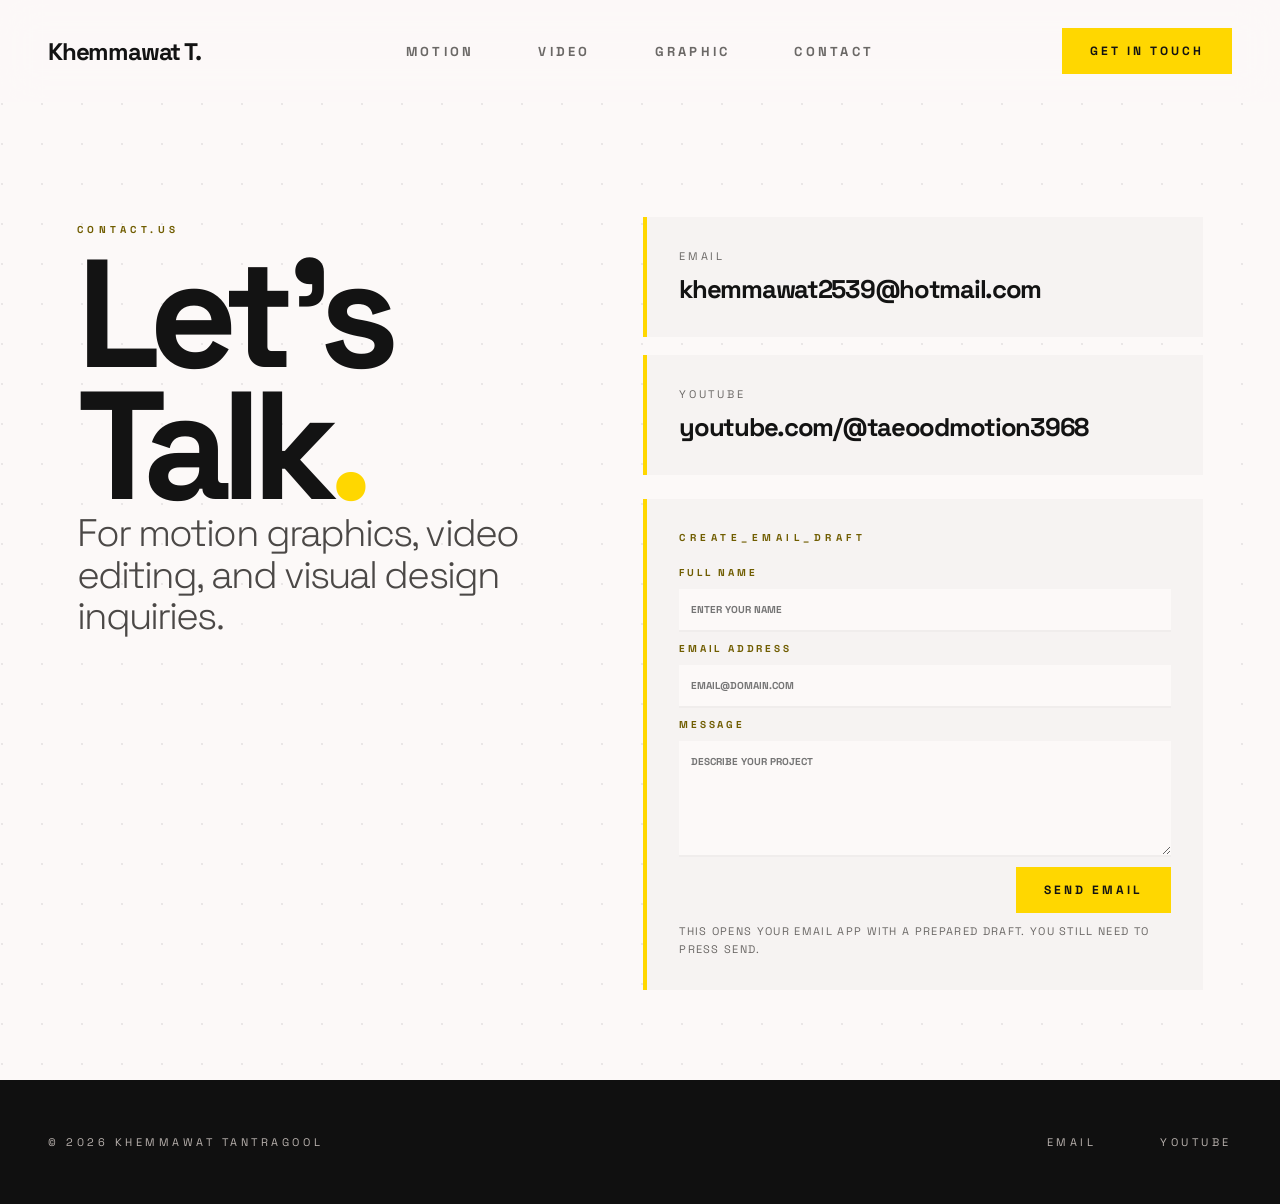
<file: contact.html>
<!doctype html>
<html lang="en">
<head>
<meta charset="utf-8">
<meta name="viewport" content="width=device-width, initial-scale=1">
<link rel="preconnect" href="https://fonts.googleapis.com">
<link rel="preconnect" href="https://fonts.gstatic.com" crossorigin>
<link href="https://fonts.googleapis.com/css2?family=Space+Grotesk:wght@300;400;500;700;800&display=swap" rel="stylesheet">
<link rel="stylesheet" href="css/style.css">
<title>Contact — Khemmawat Tantragool</title>
<meta name="description" content="Contact Khemmawat Tantragool.">
</head>
<body>
<header class="site-header">
  <a class="brand" href="index.html">Khemmawat T.</a>
  <button class="menu-toggle" type="button" aria-label="Open menu" aria-expanded="false">Menu</button>
  <nav class="site-nav" aria-label="Primary navigation">
    <a href="motion.html">Motion</a>
    <a href="video.html">Video</a>
    <a href="graphic.html">Graphic</a>
    <a href="contact.html">Contact</a>
  </nav>
  <a class="header-cta" href="contact.html">Get In Touch</a>
</header>

<main>
  <section class="contact-page section">
    <div class="contact-hero js-reveal">
      <span class="eyebrow">contact.us</span>
      <h1>Let’s<br>Talk<span class="dot">.</span></h1>
      <p>For motion graphics, video editing, and visual design inquiries.</p>
    </div>

    <div>
      <div class="contact-info js-reveal">
        <a class="contact-link" href="mailto:khemmawat2539@hotmail.com">
          <span>Email</span>
          <strong>khemmawat2539@hotmail.com</strong>
        </a>
        <a class="contact-link" href="https://youtube.com/@taeoodmotion3968?si=3hNbAN0YJ-oHGJOD" target="_blank" rel="noopener">
          <span>YouTube</span>
          <strong>youtube.com/@taeoodmotion3968</strong>
        </a>
      </div>

      <form class="contact-draft js-reveal" id="contactForm">
        <span class="eyebrow">create_email_draft</span>
        <label>Full name <input id="contactName" name="name" placeholder="ENTER YOUR NAME" required></label>
        <label>Email address <input id="contactEmail" name="email" type="email" placeholder="EMAIL@DOMAIN.COM" required></label>
        <label>Message <textarea id="contactMessage" name="message" placeholder="DESCRIBE YOUR PROJECT" required></textarea></label>
        <button class="button primary" type="submit">Send Email</button>
        <p class="form-note">This opens your email app with a prepared draft. You still need to press send.</p>
      </form>
    </div>
  </section>
</main>

<footer class="site-footer">
  <p>© 2026 KHEMMAWAT TANTRAGOOL</p>
  <nav class="footer-links" aria-label="Footer links">
    <a href="mailto:khemmawat2539@hotmail.com">Email</a>
    <a href="https://youtube.com/@taeoodmotion3968?si=3hNbAN0YJ-oHGJOD" target="_blank" rel="noopener">YouTube</a>
  </nav>
</footer>
<div class="video-modal" id="videoModal" aria-hidden="true">
  <div class="modal-backdrop js-close-video"></div>
  <div class="modal-panel" role="dialog" aria-modal="true" aria-labelledby="modalTitle">
    <button class="modal-close js-close-video" type="button" aria-label="Close video">×</button>
    <span class="eyebrow">now_playing</span>
    <h2 id="modalTitle">Project Video</h2>
    <div class="video-frame">
      <iframe id="modalVideo" title="YouTube video player" src="" allow="autoplay; encrypted-media; picture-in-picture" allowfullscreen></iframe>
    </div>
    <a class="watch-youtube" id="watchYouTube" href="#" target="_blank" rel="noopener">Watch on YouTube →</a>
  </div>
</div>
<button class="to-top" id="toTop" type="button" aria-label="Scroll to top">↑</button>
<div class="mouse-dot" id="mouseDot" aria-hidden="true"></div>
<script src="js/main.js"></script>
</body>
</html>
</file>
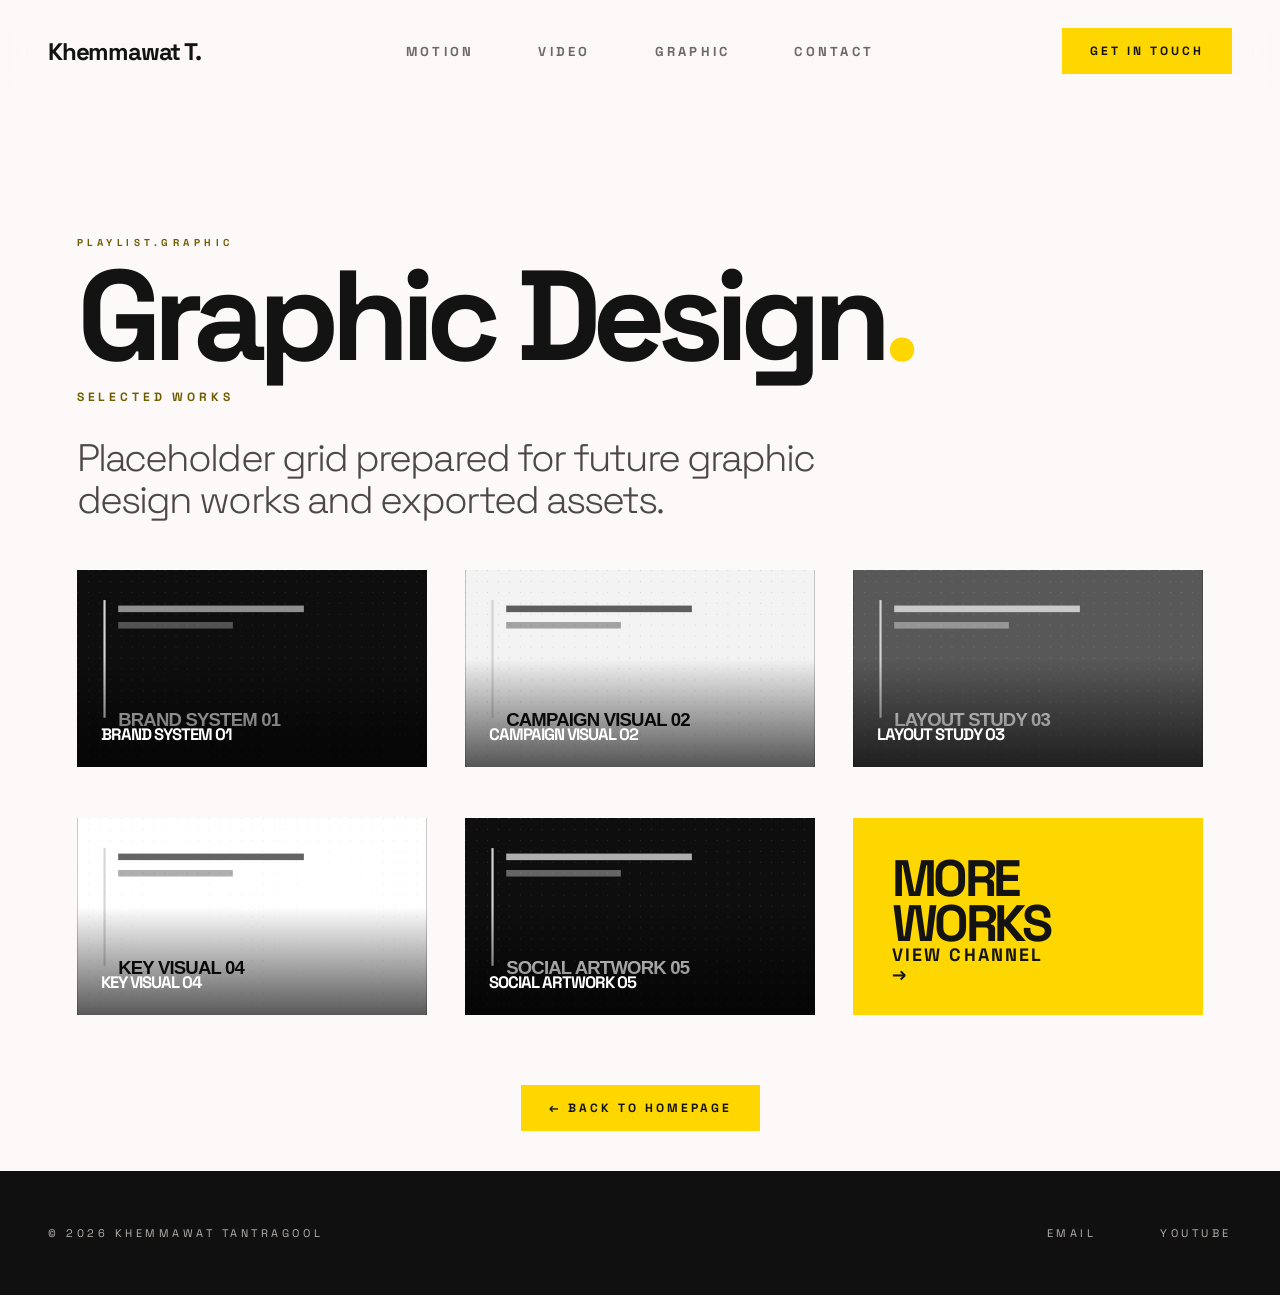
<file: graphic.html>
<!doctype html>
<html lang="en">
<head>
<meta charset="utf-8">
<meta name="viewport" content="width=device-width, initial-scale=1">
<link rel="preconnect" href="https://fonts.googleapis.com">
<link rel="preconnect" href="https://fonts.gstatic.com" crossorigin>
<link href="https://fonts.googleapis.com/css2?family=Space+Grotesk:wght@300;400;500;700;800&display=swap" rel="stylesheet">
<link rel="stylesheet" href="css/style.css">
<title>Graphic Design — Khemmawat Tantragool</title>
<meta name="description" content="Graphic design portfolio.">
</head>
<body>
<header class="site-header">
  <a class="brand" href="index.html">Khemmawat T.</a>
  <button class="menu-toggle" type="button" aria-label="Open menu" aria-expanded="false">Menu</button>
  <nav class="site-nav" aria-label="Primary navigation">
    <a href="motion.html">Motion</a>
    <a href="video.html">Video</a>
    <a href="graphic.html">Graphic</a>
    <a href="contact.html">Contact</a>
  </nav>
  <a class="header-cta" href="contact.html">Get In Touch</a>
</header>

<main>
  <section class="page-hero section">
    <span class="eyebrow">playlist.graphic</span>
    <h1>Graphic Design<span class="dot">.</span></h1>
    <span class="project-count hero-count">Selected Works</span>
    <p>Placeholder grid prepared for future graphic design works and exported assets.</p>
  </section>
  <section class="section">
    <div class="work-grid page-grid">
      <article class="work-card graphic-card js-reveal" data-category="graphic" data-title="Brand System 01">
  <a class="work-media js-cursor-zone" href="assets/thumbnails/graphic-placeholder-01.svg" target="_blank" rel="noopener" aria-label="Open Brand System 01">
    <img src="assets/thumbnails/graphic-placeholder-01.svg" alt="Brand System 01 thumbnail" loading="lazy">
    <span class="work-title">Brand System 01</span>
  </a>
</article>
<article class="work-card graphic-card js-reveal" data-category="graphic" data-title="Campaign Visual 02">
  <a class="work-media js-cursor-zone" href="assets/thumbnails/graphic-placeholder-02.svg" target="_blank" rel="noopener" aria-label="Open Campaign Visual 02">
    <img src="assets/thumbnails/graphic-placeholder-02.svg" alt="Campaign Visual 02 thumbnail" loading="lazy">
    <span class="work-title">Campaign Visual 02</span>
  </a>
</article>
<article class="work-card graphic-card js-reveal" data-category="graphic" data-title="Layout Study 03">
  <a class="work-media js-cursor-zone" href="assets/thumbnails/graphic-placeholder-03.svg" target="_blank" rel="noopener" aria-label="Open Layout Study 03">
    <img src="assets/thumbnails/graphic-placeholder-03.svg" alt="Layout Study 03 thumbnail" loading="lazy">
    <span class="work-title">Layout Study 03</span>
  </a>
</article>
<article class="work-card graphic-card js-reveal" data-category="graphic" data-title="Key Visual 04">
  <a class="work-media js-cursor-zone" href="assets/thumbnails/graphic-placeholder-04.svg" target="_blank" rel="noopener" aria-label="Open Key Visual 04">
    <img src="assets/thumbnails/graphic-placeholder-04.svg" alt="Key Visual 04 thumbnail" loading="lazy">
    <span class="work-title">Key Visual 04</span>
  </a>
</article>
<article class="work-card graphic-card js-reveal" data-category="graphic" data-title="Social Artwork 05">
  <a class="work-media js-cursor-zone" href="assets/thumbnails/graphic-placeholder-05.svg" target="_blank" rel="noopener" aria-label="Open Social Artwork 05">
    <img src="assets/thumbnails/graphic-placeholder-05.svg" alt="Social Artwork 05 thumbnail" loading="lazy">
    <span class="work-title">Social Artwork 05</span>
  </a>
</article>
<article class="work-card playlist-card js-reveal">
  <a class="playlist-link js-cursor-zone" href="https://youtube.com/@taeoodmotion3968?si=3hNbAN0YJ-oHGJOD" target="_blank" rel="noopener">
    <span class="playlist-count">More Works</span>
    <span class="playlist-label">View Channel<br>→</span>
  </a>
</article>
    </div>
    <div class="back-wrap">
      <a class="button primary" href="index.html">← Back To Homepage</a>
    </div>
  </section>
</main>

<footer class="site-footer">
  <p>© 2026 KHEMMAWAT TANTRAGOOL</p>
  <nav class="footer-links" aria-label="Footer links">
    <a href="mailto:khemmawat2539@hotmail.com">Email</a>
    <a href="https://youtube.com/@taeoodmotion3968?si=3hNbAN0YJ-oHGJOD" target="_blank" rel="noopener">YouTube</a>
  </nav>
</footer>
<div class="video-modal" id="videoModal" aria-hidden="true">
  <div class="modal-backdrop js-close-video"></div>
  <div class="modal-panel" role="dialog" aria-modal="true" aria-labelledby="modalTitle">
    <button class="modal-close js-close-video" type="button" aria-label="Close video">×</button>
    <span class="eyebrow">now_playing</span>
    <h2 id="modalTitle">Project Video</h2>
    <div class="video-frame">
      <iframe id="modalVideo" title="YouTube video player" src="" allow="autoplay; encrypted-media; picture-in-picture" allowfullscreen></iframe>
    </div>
    <a class="watch-youtube" id="watchYouTube" href="#" target="_blank" rel="noopener">Watch on YouTube →</a>
  </div>
</div>
<button class="to-top" id="toTop" type="button" aria-label="Scroll to top">↑</button>
<div class="mouse-dot" id="mouseDot" aria-hidden="true"></div>
<script src="js/config.js"></script>
<script src="js/main.js"></script>
</body>
</html>
</file>
<file: css/style.css>
:root {
  --deep-carbon: #131313;
  --canvas: #ffffff;
  --surface: #fcf9f8;
  --surface-low: #f6f3f2;
  --surface-container: #f0edec;
  --gold: #ffd700;
  --gold-dark: #705d00;
  --muted: #6b6866;
}

* { box-sizing: border-box; }
html { scroll-behavior: smooth; }
body { margin: 0; font-family: "Space Grotesk", Arial, sans-serif; background: var(--surface); color: var(--deep-carbon); }
a { color: inherit; text-decoration: none; }
img { max-width: 100%; display: block; }
button { font-family: inherit; }

.site-header {
  position: sticky;
  top: 0;
  z-index: 50;
  display: grid;
  grid-template-columns: 1fr auto 1fr;
  align-items: center;
  gap: 24px;
  padding: 28px clamp(20px, 4vw, 48px);
  background: rgba(252, 249, 248, .86);
  backdrop-filter: blur(20px);
}

.brand { font-size: clamp(18px, 2vw, 24px); font-weight: 800; letter-spacing: -0.05em; }
.site-nav { display: flex; gap: clamp(28px, 5vw, 72px); font-size: 13px; font-weight: 700; letter-spacing: .25em; color: var(--muted); text-transform: uppercase; }

.site-nav a {
  display: inline-flex;
  align-items: center;
  justify-content: center;
  min-height: 44px;
  padding: 12px 14px;
  margin: -12px -14px;
}

.site-nav a:hover { color: var(--deep-carbon); }

.header-cta, .mini-button, .button {
  justify-self: end;
  border: 0;
  border-radius: 0;
  background: var(--gold);
  color: var(--deep-carbon);
  padding: 15px 28px;
  font-size: 12px;
  font-weight: 800;
  letter-spacing: .25em;
  text-transform: uppercase;
  transition: transform .2s ease, box-shadow .2s ease, background .2s ease;
  cursor: pointer;
}

.button:hover, .header-cta:hover, .mini-button:hover { transform: translate(-4px, -4px); box-shadow: 4px 4px 0 var(--gold-dark); }
.button.ghost { background: transparent; outline: 2px solid var(--deep-carbon); box-shadow: none; }
.menu-toggle { display: none; }

.section { padding-left: clamp(24px, 6vw, 96px); padding-right: clamp(24px, 6vw, 96px); }

.hero {
  min-height: 68vh;
  display: grid;
  grid-template-columns: 1fr auto;
  gap: 40px;
  align-items: end;
  padding-top: clamp(56px, 8vw, 120px);
  padding-bottom: clamp(72px, 9vw, 140px);
}

.hero h1, .page-hero h1, .contact-page h1 {
  margin: 0;
  font-size: clamp(74px, 12vw, 176px);
  line-height: .86;
  letter-spacing: -0.07em;
  font-weight: 800;
}

.dot { color: var(--gold); }
.motion-bridge { width: 88px; height: 2px; margin: 52px 0 28px; background: var(--gold); }

.hero p, .page-hero p, .contact-hero p {
  margin: 0;
  max-width: 780px;
  color: #4b4846;
  font-size: clamp(24px, 3vw, 42px);
  line-height: 1.08;
  letter-spacing: -0.05em;
  font-weight: 300;
}

.hero-actions { display: grid; gap: 18px; min-width: 260px; margin-bottom: 16px; }

.eyebrow {
  display: inline-block;
  margin-bottom: 12px;
  color: var(--gold-dark);
  font-size: 10px;
  font-weight: 800;
  letter-spacing: .45em;
  text-transform: uppercase;
}

.project-count {
  display: inline-block;
  margin-top: 12px;
  color: var(--gold-dark);
  font-size: 12px;
  font-weight: 800;
  letter-spacing: .32em;
  text-transform: uppercase;
}

.hero-count { margin: 18px 0 24px; }

.profile-band {
  display: grid;
  grid-template-columns: 1fr 1.15fr 1.25fr;
  gap: clamp(32px, 6vw, 80px);
  align-items: center;
  padding-top: 72px;
  padding-bottom: 72px;
  background: radial-gradient(circle at 2px 2px, rgba(19,19,19,.08) 1px, transparent 1px), var(--surface-low);
  background-size: 40px 40px;
}

.profile-band h2, .section-head h2, .closing-contact h2 {
  margin: 0;
  font-size: clamp(42px, 6vw, 76px);
  line-height: .9;
  letter-spacing: -0.06em;
}

.profile-band p { margin: 0; max-width: 460px; color: #4b4846; font-size: 17px; line-height: 1.65; }
.skill-panel { background: var(--surface); padding: 32px; border-left: 4px solid var(--gold); }
.skill-panel dl { margin: 0; }
.skill-panel div { display: grid; grid-template-columns: 1fr auto; gap: 20px; padding: 12px 0; background-image: linear-gradient(to bottom, transparent calc(100% - 2px), var(--surface-container) 0); }
.skill-panel dt { font-size: 12px; font-weight: 800; text-transform: uppercase; }
.skill-panel dd { margin: 0; color: var(--muted); font-size: 10px; letter-spacing: .12em; text-transform: uppercase; }

.portfolio-list { padding-top: 72px; padding-bottom: 96px; }
.section-head { display: flex; justify-content: space-between; align-items: end; gap: 24px; margin-top: 60px; margin-bottom: 36px; }

.work-grid { display: grid; grid-template-columns: repeat(3, 1fr); gap: clamp(24px, 3vw, 48px); }
.page-grid { row-gap: clamp(32px, 4vw, 56px); }
.work-card { background: var(--surface-container); overflow: hidden; }

.work-media {
  position: relative;
  display: block;
  width: 100%;
  border: 0;
  padding: 0;
  cursor: pointer;
  aspect-ratio: 16 / 9;
  background: var(--deep-carbon);
  overflow: hidden;
}

.work-media::after { content: ""; position: absolute; inset: 0; background: linear-gradient(to top, rgba(0,0,0,.65), transparent 55%); z-index: 1; }
.work-media img {
  width: 100%;
  height: 100%;
  object-fit: cover;
  filter: grayscale(100%) contrast(1.05);
  transform: scale(1);
  transition: filter .35s ease, transform .45s ease;
}
.work-media:hover img,
.work-card.is-active .work-media img {
  filter: grayscale(0%) contrast(1.05);
  transform: scale(1.08);
}

.play-button {
  position: absolute;
  z-index: 2;
  inset: 50% auto auto 50%;
  width: 72px;
  height: 72px;
  transform: translate(-50%, -50%);
  border: 0;
  border-radius: 50%;
  background: var(--gold);
  backdrop-filter: none;
  transition: transform .2s ease, background .2s ease;
}

.work-media:hover .play-button,
.work-card.is-active .play-button {
  transform: translate(-50%, -50%) scale(1.08);
  background: var(--gold);
}

.play-button::before {
  content: "";
  position: absolute;
  left: 52%;
  top: 50%;
  transform: translate(-50%, -50%);
  border-left: 18px solid var(--canvas);
  border-top: 12px solid transparent;
  border-bottom: 12px solid transparent;
}

.work-title {
  position: absolute;
  z-index: 2;
  left: 24px;
  bottom: 22px;
  color: var(--canvas);
  font-size: clamp(15px, 1.3vw, 22px);
  font-weight: 800;
  letter-spacing: -0.06em;
  text-transform: uppercase;
  text-align: left;
}

.work-media:hover .work-title,
.work-card.is-active .work-title {
  color: var(--gold);
}

.playlist-card { background: var(--gold); min-height: 100%; }
.playlist-link {
  display: flex;
  flex-direction: column;
  justify-content: space-between;
  min-height: 100%;
  aspect-ratio: 16 / 9;
  padding: clamp(24px, 3vw, 42px);
  background: var(--gold);
  color: var(--deep-carbon);
  transition: transform .25s ease, box-shadow .25s ease;
}

.playlist-link:hover { transform: translate(-4px, -4px) scale(1.01); box-shadow: 8px 8px 0 var(--gold-dark); }
.playlist-count { font-size: clamp(32px, 4vw, 58px); font-weight: 800; line-height: .88; letter-spacing: -0.07em; text-transform: uppercase; }
.playlist-label { font-size: clamp(14px, 1.4vw, 22px); font-weight: 800; line-height: 1.05; letter-spacing: .12em; text-transform: uppercase; }

.page-hero { padding-top: clamp(72px, 10vw, 140px); padding-bottom: 50px; }
.page-hero h1 { font-size: clamp(68px, 10vw, 130px); }
.page-hero p { margin-top: 8px; }
.back-wrap { display: flex; justify-content: center; padding: 70px 0 40px; }

.closing-contact {
  display: grid;
  gap: 32px;
  justify-items: start;
  background: var(--deep-carbon);
  color: var(--canvas);
  padding-top: 84px;
  padding-bottom: 90px;
}

.closing-contact h2 { font-size: clamp(54px, 9vw, 126px); }

.contact-page {
  min-height: 76vh;
  display: grid;
  grid-template-columns: 1fr minmax(300px, 560px);
  gap: clamp(40px, 8vw, 120px);
  padding-top: clamp(70px, 9vw, 130px);
  padding-bottom: 90px;
  background: radial-gradient(circle at 2px 2px, rgba(19,19,19,.08) 1px, transparent 1px), var(--surface);
  background-size: 40px 40px;
}

.contact-page h1 { font-size: clamp(74px, 12vw, 170px); }
.contact-info { display: grid; gap: 18px; align-self: start; }

.contact-link, .contact-draft {
  display: grid;
  gap: 10px;
  padding: 32px;
  background: var(--surface-low);
  border-left: 4px solid var(--gold);
}

.contact-link span, .form-note { color: var(--muted); font-size: 11px; letter-spacing: .25em; text-transform: uppercase; }
.contact-link strong { font-size: clamp(16px, 2vw, 26px); letter-spacing: -0.05em; overflow-wrap: anywhere; }
.contact-draft { margin-top: 24px; }

.contact-draft label {
  display: grid;
  gap: 10px;
  font-size: 10px;
  font-weight: 800;
  letter-spacing: .28em;
  text-transform: uppercase;
  color: var(--gold-dark);
}

.contact-draft input, .contact-draft textarea {
  width: 100%;
  border: 0;
  border-radius: 0;
  border-bottom: 2px solid var(--surface-container);
  background: var(--surface);
  color: var(--deep-carbon);
  padding: 14px 12px;
  font: inherit;
  outline: 0;
}

.contact-draft input:focus, .contact-draft textarea:focus { border-bottom-color: var(--gold); }
.contact-draft textarea { min-height: 116px; resize: vertical; }
.form-note { margin: 0; line-height: 1.6; letter-spacing: .12em; }

.video-modal { position: fixed; inset: 0; z-index: 100; display: none; }
.video-modal.is-open { display: block; }
.modal-backdrop { position: absolute; inset: 0; background: rgba(19,19,19,.72); backdrop-filter: blur(10px); }

.modal-panel {
  position: relative;
  z-index: 1;
  width: min(1100px, calc(100vw - 32px));
  margin: 7vh auto;
  padding: clamp(22px, 3vw, 42px);
  background: var(--surface);
  box-shadow: 0 0 40px rgba(19,19,19,.12);
}

.modal-panel h2 { margin: 0 58px 22px 0; font-size: clamp(28px, 4vw, 56px); letter-spacing: -0.06em; line-height: .95; }
.modal-close { position: absolute; top: 18px; right: 18px; width: 48px; height: 48px; border: 0; background: var(--gold); font-size: 34px; line-height: 1; cursor: pointer; }
.video-frame { aspect-ratio: 16 / 9; background: var(--deep-carbon); }
.video-frame iframe { width: 100%; height: 100%; border: 0; }

.watch-youtube {
  display: inline-block;
  margin-top: 18px;
  color: var(--gold-dark);
  font-size: 12px;
  font-weight: 800;
  letter-spacing: .22em;
  text-transform: uppercase;
}

.to-top {
  position: fixed;
  right: 22px;
  bottom: 22px;
  z-index: 60;
  width: 48px;
  height: 48px;
  border: 0;
  border-radius: 0;
  background: var(--gold);
  color: var(--deep-carbon);
  font-size: 24px;
  font-weight: 800;
  cursor: pointer;
  opacity: 0;
  transform: translateY(20px);
  pointer-events: none;
  transition: opacity .25s ease, transform .25s ease, box-shadow .2s ease;
}

.to-top.is-visible { opacity: 1; transform: translateY(0); pointer-events: auto; }
.to-top:hover { box-shadow: 4px 4px 0 var(--gold-dark); transform: translate(-4px, -4px); }

.mouse-dot {
  position: fixed;
  z-index: 200;
  left: 0;
  top: 0;
  width: 13px;
  height: 13px;
  border-radius: 50%;
  background: var(--gold);
  pointer-events: none;
  opacity: 0;
  transform: translate(-50%, -50%);
  transition: opacity .18s ease;
}

.mouse-dot.is-visible { opacity: 1; }



.site-footer {
  display: flex;
  justify-content: space-between;
  gap: 24px;
  padding: 44px clamp(24px, 4vw, 48px);
  background: #101010;
  color: var(--canvas);
}

.site-footer p, .footer-links a { color: #b9b2ae; font-size: 11px; letter-spacing: .32em; text-transform: uppercase; }
.footer-links { display: flex; align-items: center; gap: clamp(22px, 5vw, 72px); }

@media (max-width: 900px) {
  .site-header { grid-template-columns: 1fr auto; }
  .menu-toggle { display: block; border: 0; background: var(--gold); padding: 12px 16px; font-weight: 800; letter-spacing: .18em; text-transform: uppercase; }
  .site-nav, .header-cta { display: none; }
  .site-nav.is-open { display: grid; grid-column: 1 / -1; gap: 18px; padding-top: 18px; }

  .site-nav a {
    min-height: 48px;
    padding: 14px 0;
    margin: 0;
  }
  .hero, .profile-band, .contact-page { grid-template-columns: 1fr; }
  .hero-actions { width: 100%; max-width: 360px; }
  .work-grid { grid-template-columns: 1fr 1fr; }
}

@media (max-width: 620px) {
  .section { padding-left: 20px; padding-right: 20px; }
  .hero { padding-top: 56px; padding-bottom: 72px; }
  .hero h1, .page-hero h1, .contact-page h1 { font-size: clamp(58px, 17vw, 88px); }
  .hero p, .page-hero p, .contact-hero p { font-size: 25px; }
  .section-head { align-items: start; flex-direction: column; }
  .work-grid { grid-template-columns: 1fr; }
  .featured-grid .work-card:nth-child(n+2) { display: none; }
  .portfolio-list { padding-top: 40px; padding-bottom: 64px; }
  .section-head { margin-top: 42px; margin-bottom: 22px; }
  .profile-band { padding-top: 56px; padding-bottom: 56px; }
  .contact-link, .contact-draft { padding: 24px; }
  .site-footer { flex-direction: column; }
  .footer-links { align-items: start; flex-direction: column; gap: 16px; }
  .modal-panel { margin-top: 11vh; }
  .mouse-dot { display: none; }
  .work-media img { filter: grayscale(0%) contrast(1.05); transform: scale(1); }
  .play-button { width: 54px; height: 54px; }
  .play-button::before {
    border-left-width: 15px;
    border-top-width: 10px;
    border-bottom-width: 10px;
  }
}



/* V4 animation rules:
   Desktop = hover only.
   Mobile = scroll reveal once.
   Without JS, all content stays visible. */
.js-reveal {
  opacity: 1;
  transform: translateY(0);
}

@media (min-width: 901px) {
  .work-card.is-active .work-media img {
    filter: grayscale(100%) contrast(1.05);
    transform: scale(1);
  }

  .work-card.is-active .play-button {
    transform: translate(-50%, -50%);
  }

  .work-card.is-active .work-title {
    color: var(--canvas);
  }
}

@media (max-width: 900px) {
  .js-enabled .js-reveal {
    opacity: 0;
    transform: translateY(26px);
    transition: opacity .55s ease, transform .55s ease;
  }

  .js-enabled .js-reveal.is-revealed {
    opacity: 1;
    transform: translateY(0);
  }
}
</file>
